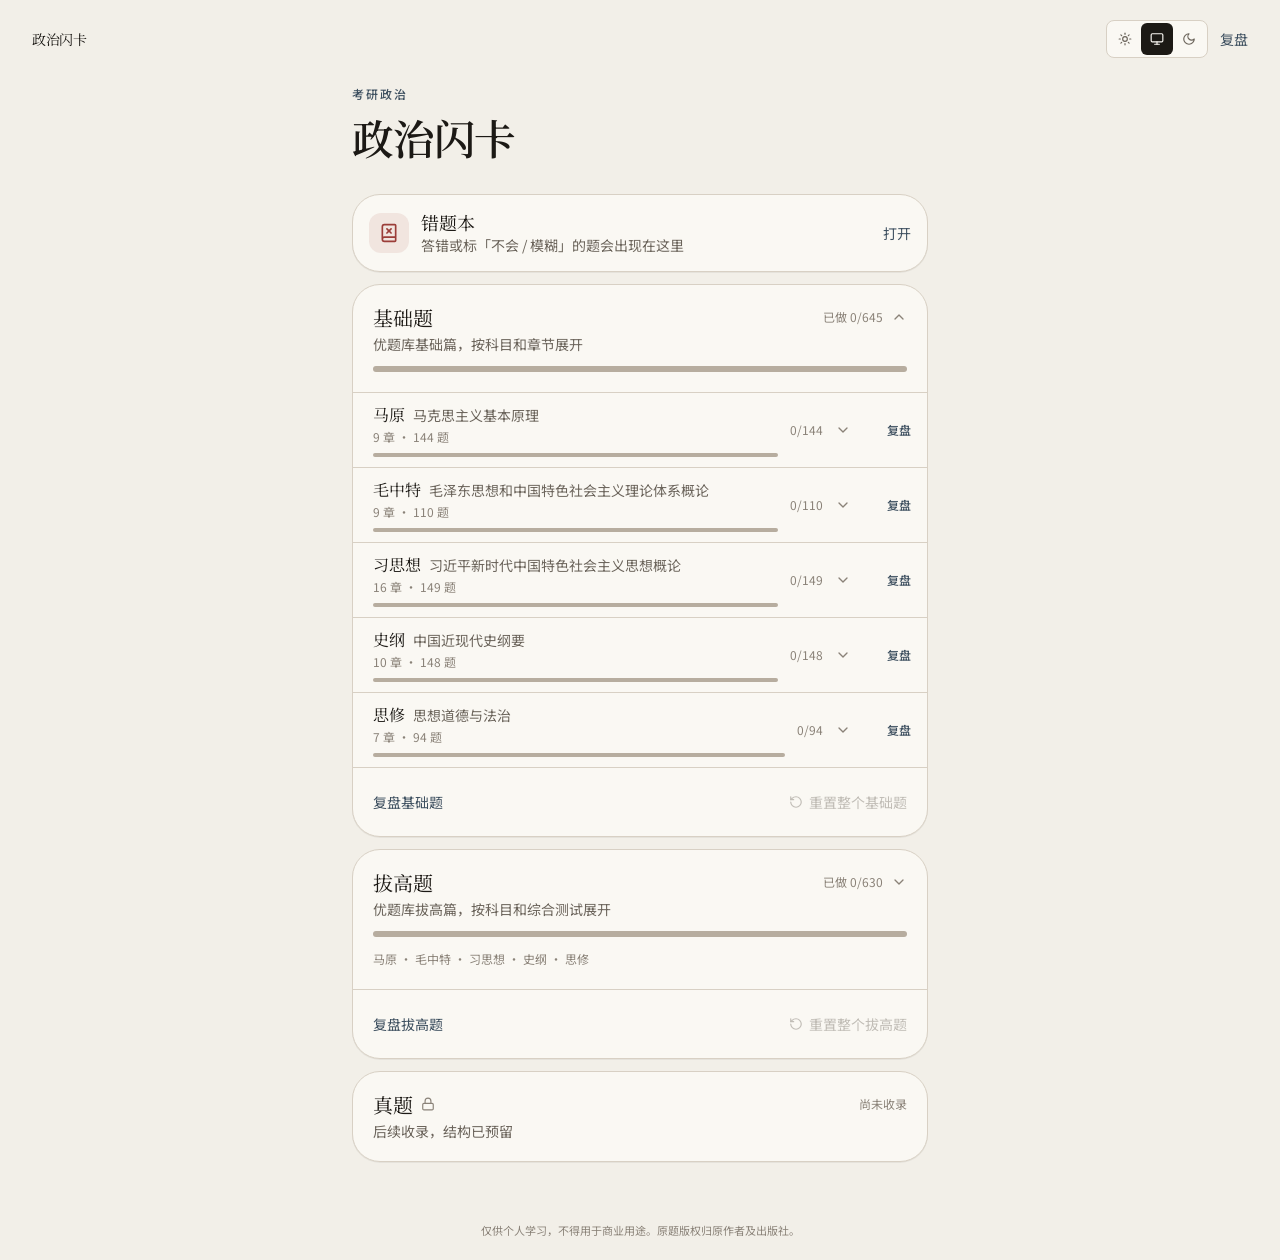
<file: index.html>
<!doctype html>
<html lang="zh-CN" class="antialiased">
  <head>
    <meta charset="UTF-8" />
    <meta name="viewport" content="width=device-width, initial-scale=1" />
    <meta
      name="description"
      content="考研政治刷题闪卡 · 基础题 / 拔高题 / 真题 · 仅供个人学习"
    />
    <meta name="theme-color" content="#f2efe8" />
    <meta name="robots" content="noindex,nofollow" />
    <title>政治闪卡</title>
    <link rel="icon" type="image/svg+xml" href="./favicon.svg" />
    <link rel="apple-touch-icon" href="./og.jpg" />
    <link rel="preconnect" href="https://fonts.googleapis.com" />
    <link rel="preconnect" href="https://fonts.gstatic.com" crossorigin />
    <link
      rel="stylesheet"
      href="https://fonts.googleapis.com/css2?family=Noto+Sans+SC:wght@400;500;600&family=Noto+Serif+SC:wght@500;600;700&display=swap"
    />
    <script>
      try {
        var t = localStorage.getItem("zhengzhi-theme");
        var d =
          t === "dark" ||
          ((t === "system" || !t) &&
            matchMedia("(prefers-color-scheme: dark)").matches);
        document.documentElement.dataset.theme = d ? "dark" : "light";
        document.documentElement.style.colorScheme = d ? "dark" : "light";
      } catch (e) {}
    </script>
    <script type="module" crossorigin src="./assets/index-CXLTSemK.js"></script>
    <link rel="stylesheet" crossorigin href="./assets/index-CV3ue4Su.css">
  </head>
  <body>
    <div id="app"></div>
  </body>
</html>
</file>
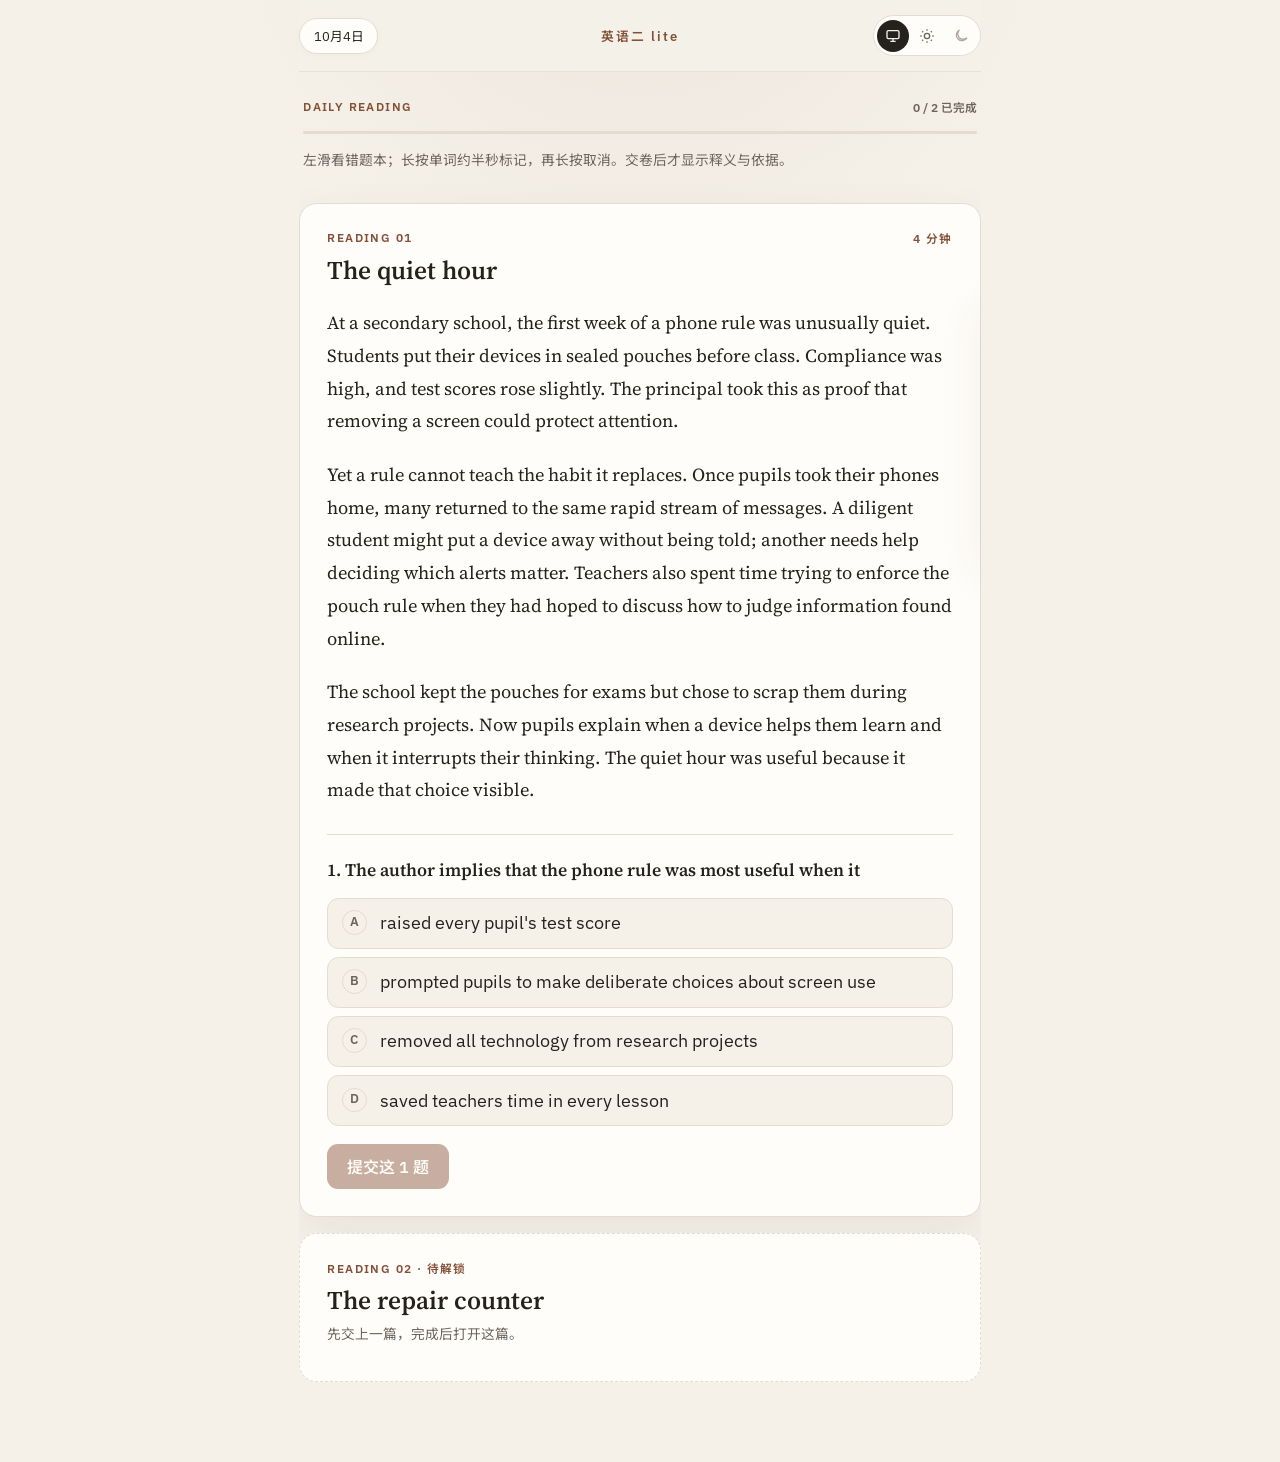
<file: kaoyan-english/index.html>
<!DOCTYPE html>
<html lang="zh-CN" data-theme="system">
<head>
  <meta charset="utf-8" />
  <meta name="viewport" content="width=device-width, initial-scale=1" />
  <title>英语二 lite</title>
  <link rel="stylesheet" href="https://fonts.googleapis.com/css2?family=IBM+Plex+Sans:wght@400;600&family=Noto+Sans+SC:wght@400;600&family=Noto+Serif+SC:wght@500;600&family=Source+Serif+4:opsz,wght@8..60,500;8..60,600&display=swap" />
  <style>
    :root, [data-theme="day"] {
      --paper:#f5f1e9; --ink:#25221e; --muted:#6c655e; --card:#fffdf9; --line:#e5dbce;
      --accent:#855038; --accent-ink:#fffaf4; --mark:#f0dcaa; --ok:#28553d; --bad:#8d3d31; --okbg:#e8f0e9; --badbg:#f8e9e4;
      --shadow:0 18px 48px rgba(83,61,40,.075);
    }
    [data-theme="night"] {
      --paper:#171613; --ink:#f2ece2; --muted:#b1a79b; --card:#24211d; --line:#403a33;
      --accent:#e7b28b; --accent-ink:#201710; --mark:#69502a; --ok:#bbd3b5; --bad:#e1aaa0; --okbg:#28362c; --badbg:#382823;
      --shadow:0 18px 48px rgba(0,0,0,.18);
    }
    @media (prefers-color-scheme: dark) {
      [data-theme="system"] {
        --paper:#171613; --ink:#f2ece2; --muted:#b1a79b; --card:#24211d; --line:#403a33;
        --accent:#e7b28b; --accent-ink:#201710; --mark:#69502a; --ok:#bbd3b5; --bad:#e1aaa0; --okbg:#28362c; --badbg:#382823;
        --shadow:0 18px 48px rgba(0,0,0,.18);
      }
    }
    * { box-sizing:border-box; }
    html { scroll-behavior:smooth; }
    body { min-height:100vh; margin:0; color:var(--ink); background:radial-gradient(circle at 50% -8rem, color-mix(in srgb, var(--accent) 8%, transparent), transparent 28rem), var(--paper); font-family:"IBM Plex Sans","Noto Sans SC",sans-serif; }
    button { font:inherit; color:inherit; cursor:pointer; }
    button:focus-visible, label:focus-within, .w:focus-visible { outline:2px solid var(--accent); outline-offset:3px; }
    .wrap { max-width:45rem; margin:0 auto; padding:0 1.2rem 5rem; touch-action:pan-y; }
    header { position:sticky; top:0; z-index:5; display:grid; grid-template-columns:1fr auto 1fr; align-items:center; gap:.55rem; min-height:4.5rem; background:color-mix(in srgb, var(--paper) 92%, transparent); backdrop-filter:blur(14px); border-bottom:1px solid color-mix(in srgb, var(--line) 70%, transparent); }
    .date-wrap { position:relative; justify-self:start; }
    .brand { margin:0; color:var(--accent); letter-spacing:.16em; font-size:.8rem; font-weight:600; white-space:nowrap; }
    .datebtn { min-height:2.25rem; padding:0 .85rem; border:1px solid var(--line); border-radius:999px; background:var(--card); color:var(--ink); font-size:.8rem; box-shadow:0 2px 8px rgba(0,0,0,.025); }
    .datebtn:hover { border-color:var(--accent); }
    .themes { display:flex; justify-self:end; gap:.12rem; padding:.2rem; border:1px solid var(--line); border-radius:999px; background:var(--card); }
    .themes button { display:grid; place-items:center; width:2rem; height:2rem; padding:0; border:0; border-radius:50%; background:transparent; color:var(--muted); }
    .themes button[aria-pressed="true"] { background:var(--ink); color:var(--paper); }
    .themes button:not([aria-pressed="true"]):hover { color:var(--accent); background:var(--paper); }
    .overview { padding:1.65rem .25rem .55rem; }
    .overline, .meta { display:flex; align-items:center; justify-content:space-between; gap:.75rem; color:var(--accent); font-size:.73rem; font-weight:600; letter-spacing:.12em; text-transform:uppercase; }
    .overline .count { color:var(--muted); letter-spacing:0; text-transform:none; }
    .progress { height:3px; margin:1rem 0 .9rem; border-radius:999px; background:var(--line); overflow:hidden; }
    .progress span { display:block; height:100%; width:var(--progress); border-radius:999px; background:var(--accent); transition:width .3s ease; }
    .hint { margin:.45rem 0; color:var(--muted); font-size:.86rem; line-height:1.65; }
    article { margin-top:1rem; padding:1.55rem 1.7rem 1.7rem; border:1px solid var(--line); border-radius:1.1rem; background:var(--card); box-shadow:var(--shadow); }
    article.locked { box-shadow:none; border-style:dashed; }
    .kicker { margin:0; color:var(--accent); letter-spacing:.12em; font-size:.73rem; font-weight:600; text-transform:uppercase; }
    h2, .passage, .q, .sense { font-family:"Source Serif 4","Noto Serif SC",Palatino,serif; }
    h2 { margin:.55rem 0 0; font-size:1.6rem; line-height:1.22; font-weight:600; }
    .passage { margin:1.3rem 0 0; font-size:1.15rem; line-height:1.78; }
    .quiz { margin-top:1.7rem; padding-top:1.35rem; border-top:1px solid var(--line); }
    .q { margin:0 0 .85rem; font-size:1.1rem; line-height:1.55; font-weight:600; }
    .sense { margin:.55rem 0; font-size:1.12rem; line-height:1.6; }
    .viewport { overflow:hidden; }
    .track { display:flex; width:200%; transition:transform .32s cubic-bezier(.22,.61,.36,1); }
    .pane { width:50%; min-width:0; }
    .w { border-radius:.13em; -webkit-touch-callout:none; }
    .w.hit { background:var(--mark); box-shadow:0 0 0 .08em var(--mark); }
    .w.pressing { background:color-mix(in srgb, var(--mark) 70%, transparent); }
    .w[data-done="1"] { cursor:pointer; }
    .opt { display:flex; align-items:flex-start; gap:.8rem; width:100%; min-height:3.15rem; margin:.5rem 0 0; padding:.72rem .85rem; border:1px solid var(--line); border-radius:.72rem; background:var(--paper); text-align:left; font-size:1.1rem; line-height:1.48; transition:background .15s,border-color .15s,transform .15s; }
    .opt:not(:disabled):hover { border-color:var(--accent); transform:translateY(-1px); }
    .opt .letter { flex:none; display:grid; place-items:center; width:1.55rem; height:1.55rem; border:1px solid var(--line); border-radius:50%; color:var(--muted); font-size:.8rem; font-weight:600; }
    .opt.good { border-color:var(--ok); background:var(--okbg); color:var(--ok); }
    .opt.bad { border-color:var(--bad); background:var(--badbg); color:var(--bad); }
    .opt.on { border-color:var(--accent); background:color-mix(in srgb, var(--accent) 9%, var(--card)); }
    .opt.good .letter, .opt.bad .letter, .opt.on .letter { border-color:currentColor; color:inherit; }
    .why { margin:.7rem 0 1.1rem; padding:.65rem .8rem; border-left:2px solid var(--ok); background:var(--okbg); color:var(--ok); font-size:.86rem; line-height:1.6; }
    .go { min-height:2.85rem; margin-top:1.1rem; padding:.55rem 1.25rem; border:0; border-radius:.68rem; background:var(--accent); color:var(--accent-ink); font-weight:600; }
    .go:disabled { opacity:.45; cursor:not-allowed; }
    .gloss { margin:1rem 0 0; padding:.7rem .85rem; border-radius:.6rem; background:color-mix(in srgb, var(--accent) 9%, var(--card)); color:var(--accent); font-size:.86rem; line-height:1.6; }
    .cal { position:absolute; top:calc(100% + .6rem); left:0; z-index:6; width:min(18.5rem,calc(100vw - 2rem)); padding:.85rem; border:1px solid var(--line); border-radius:1rem; background:var(--card); box-shadow:var(--shadow); }
    .grid { display:grid; grid-template-columns:repeat(7,1fr); gap:.18rem; text-align:center; }
    .cal button.day { height:2.2rem; border:0; border-radius:.55rem; background:transparent; font-size:.78rem; }
    .cal button.day:hover { outline:1px solid var(--accent); }
    .cal button.day.sel { background:var(--ink); color:var(--paper); }
    .cal button.day.has { background:color-mix(in srgb, var(--accent) 24%, transparent); }
    .cal button.day.sel.has { background:var(--ink); }
    .row { display:flex; gap:.5rem; }
    .row button, .row label { flex:1; display:flex; align-items:center; justify-content:center; min-height:2.7rem; border:1px solid var(--line); border-radius:.7rem; background:var(--card); }
    .row button:hover, .row label:hover { border-color:var(--accent); }
    .book-actions { margin:1.2rem 0 1.4rem; }
    .book-card h2 { margin-bottom:1rem; }
    .book-card .sense + .sense { padding-top:.55rem; border-top:1px solid var(--line); }
    .book-card.locked-sense { border-style:dashed; box-shadow:none; }
    .ext { color:var(--accent); }
    .small { color:var(--muted); font-size:.76rem; }
    .toast { position:fixed; z-index:10; bottom:1.5rem; left:50%; max-width:calc(100vw - 2rem); padding:.6rem 1rem; border-radius:999px; background:var(--ink); color:var(--paper); box-shadow:var(--shadow); font-size:.86rem; text-align:center; transform:translateX(-50%); }
    .sr { position:absolute; width:1px; height:1px; overflow:hidden; clip:rect(0 0 0 0); }
    @media (max-width:540px) {
      .wrap { padding:0 .85rem 3rem; }
      header { min-height:4rem; }
      .brand { font-size:.7rem; letter-spacing:.1em; }
      .datebtn { padding:0 .65rem; font-size:.75rem; }
      .themes { gap:0; padding:.12rem; }
      .themes button { width:1.75rem; height:1.75rem; }
      .overview { padding:1.25rem .2rem .3rem; }
      article { padding:1.15rem 1.1rem 1.3rem; border-radius:.9rem; }
      h2 { font-size:1.45rem; }
      .passage { font-size:1.08rem; line-height:1.72; }
      .q, .opt { font-size:1.03rem; }
      .go { width:100%; }
    }
    @media (prefers-reduced-motion:reduce) {
      html { scroll-behavior:auto; }
      .track, .progress span, .opt { transition:none; }
    }
  </style>
</head>
<body>
  <div class="wrap" id="app"></div>
  <script>
    const STORE = "kaoyan-en-board-v3";
    const THEME_KEY = "kaoyan-theme";
    const WASHED = new Set("a an the of to in on for and or as at by from with that this these those it its is are was were be been being have has had do does did not no than then so if when where who which what can will would could should may might their they them he she we you his her our into over after before about there here also just very such most much many out up down your my me him whom whose because while during without within per via onto off each both few more other some any all nor yet still only own same others another every against through above below under again further once why how too don now".split(" "));
    const IRREG = { estimates:"estimate", leaves:"leave", cuts:"cut", suspends:"suspend", flats:"flat", wages:"wage", checks:"check", matters:"matter", pouches:"pouch" };
    let packs = [], senses = {}, freq = { papers: 15, df: {} };
    let state = load();
    let theme = ["system","day","night"].includes(localStorage.getItem(THEME_KEY)) ? localStorage.getItem(THEME_KEY) : "system";
    let tab = "read";
    let date = "";
    let gloss = null;
    let toast = "";
    let cal = false;
    let cursor = "";
    let toastTimer = null;
    const viewScroll = { read:0, wrong:0 };
    document.documentElement.dataset.theme = theme;

    function emptyState() { return { wrong:{}, pick:{}, submitted:{} }; }
    function isRecord(value) { return value !== null && typeof value === "object" && !Array.isArray(value); }
    function validState(value) {
      return isRecord(value) && ["wrong","pick","submitted"].every(key => isRecord(value[key]))
        && Object.values(value.wrong).every(item => isRecord(item) && typeof item.word === "string")
        && Object.values(value.pick).every(pick => Number.isInteger(pick) && pick >= 0 && pick <= 3)
        && Object.values(value.submitted).every(stamp => typeof stamp === "string");
    }
    function load() {
      try {
        const value = JSON.parse(localStorage.getItem(STORE));
        return validState(value) ? value : emptyState();
      } catch { return emptyState(); }
    }
    function save() { localStorage.setItem(STORE, JSON.stringify(state)); }
    function todaySH() {
      return new Intl.DateTimeFormat("en-CA", { timeZone:"Asia/Shanghai", year:"numeric", month:"2-digit", day:"2-digit" }).format(new Date());
    }
    function label(iso) { const [,m,d] = iso.split("-"); return Number(m) + "月" + Number(d) + "日"; }
    function stem(w) {
      if (w.endsWith("'s")) return w.slice(0,-2);
      if (IRREG[w]) return IRREG[w];
      if (w.endsWith("ies") && w.length > 4) return w.slice(0,-3) + "y";
      if (w.endsWith("ing") && w.length > 5) return w.slice(0,-3);
      if (w.endsWith("ed") && w.length > 4) return w.slice(0,-2);
      if (w.endsWith("s") && !w.endsWith("ss") && w.length > 3) return w.slice(0,-1);
      return w;
    }
    function senseOf(w) {
      return senses[w] || senses[stem(w)] || { common: "这条常见义还没写入词库。" };
    }
    function rateLine(w) {
      const key = w.toLowerCase();
      if (WASHED.has(key) || WASHED.has(stem(key))) return null;
      const form = freq.df[key] != null ? key : stem(key);
      const hit = freq.df[form] || 0;
      return freq.papers ? Math.round(hit / freq.papers * 100) : 0;
    }
    function say(t) {
      clearTimeout(toastTimer);
      toast = t;
      render();
      toastTimer = setTimeout(() => { toast = ""; render(); }, 1600);
    }
    function toggleWord(word, sentence, title, source) {
      if (state.wrong[word]) { delete state.wrong[word]; say(word + " 已取消"); }
      else { state.wrong[word] = { word, count:1, sentence, title, source, last:new Date().toISOString() }; say(word + " 已收入错题本"); }
      save();
    }
    function senseUnlocked(item) {
      if (!item) return true;
      if (item.source) return !!state.submitted[item.source];
      const matches = packs.flatMap(pack => pack.passages
        .filter(p => p.title === item.title)
        .map(p => pack.date + ":" + p.id));
      return !matches.length || matches.every(source => !!state.submitted[source]);
    }

    const ICONS = {
      system: '<svg width="16" height="16" viewBox="0 0 24 24" fill="none" stroke="currentColor" stroke-width="2" aria-hidden="true"><rect x="3" y="4" width="18" height="12" rx="2"/><path d="M8 20h8M12 16v4"/></svg>',
      day: '<svg width="16" height="16" viewBox="0 0 24 24" fill="none" stroke="currentColor" stroke-width="2" aria-hidden="true"><circle cx="12" cy="12" r="4"/><path d="M12 2v2M12 20v2M4.9 4.9l1.4 1.4M17.7 17.7l1.4 1.4M2 12h2M20 12h2M4.9 19.1l1.4-1.4M17.7 6.3l1.4-1.4"/></svg>',
      night: '<svg width="16" height="16" viewBox="0 0 24 24" fill="none" stroke="currentColor" stroke-width="2" aria-hidden="true"><path d="M21 14.5A8.5 8.5 0 1 1 9.5 3 7 7 0 0 0 21 14.5z"/></svg>'
    };
    function render() {
      const pack = packs.find(p => p.date === date);
      const app = document.getElementById("app");
      app.innerHTML = header() + `<div class="viewport"><div class="track" id="track" style="transform:${tab === "wrong" ? "translateX(-50%)" : "translateX(0)"}"><main class="pane" id="read-pane" ${tab === "wrong" ? "inert aria-hidden=\"true\"" : ""}>${readView(pack)}</main><section class="pane" id="wrong-pane" aria-label="错题本" ${tab === "read" ? "inert aria-hidden=\"true\"" : ""}>${wrongView()}</section></div></div>` + (toast ? `<div class="toast" role="status">${esc(toast)}</div>` : "");
      bind();
    }
    function header() {
      return `<header>
        <div class="date-wrap"><button class="datebtn" id="open-cal" type="button" aria-expanded="${cal}" aria-label="选择日期，当前${label(date)}">${label(date)}</button>${cal ? calendar() : ""}</div>
        <p class="brand">英语二 lite</p>
        <div class="themes" role="group" aria-label="外观">${["system","day","night"].map(id => {
          const name = {system:"系统", day:"白天", night:"黑夜"}[id];
          return `<button type="button" data-theme="${id}" aria-pressed="${theme===id}" aria-label="${name}">${ICONS[id]}</button>`;
        }).join("")}</div>
      </header>`;
    }
    function readView(pack) {
      if (!pack) return `<section class="overview"><p class="overline">DAILY READING</p><h2>${label(date)}还没有文章</h2><p class="hint">可以选其他日期；有文章的日期会在日历里显示色块。</p></section>`;
      const completed = pack.passages.filter(p => state.submitted[date + ":" + p.id]).length;
      let html = `<section class="overview"><div class="overline"><span>DAILY READING</span><span class="count">${completed} / ${pack.passages.length} 已完成</span></div><div class="progress" style="--progress:${completed / pack.passages.length * 100}%"><span></span></div><p class="hint">左滑看错题本；长按单词约半秒标记，再长按取消。交卷后才显示释义与依据。</p></section>`;
      pack.passages.forEach((p, index) => {
        const prev = pack.passages[index - 1];
        const locked = index > 0 && !state.submitted[date + ":" + prev.id];
        const done = !!state.submitted[date + ":" + p.id];
        const source = date + ":" + p.id;
        const number = String(index + 1).padStart(2,"0");
        if (locked) {
          html += `<article class="locked"><p class="kicker">READING ${number} · 待解锁</p><h2>${esc(p.title)}</h2><p class="hint">先交上一篇，完成后打开这篇。</p></article>`;
          return;
        }
        html += `<article class="reading-card"><div class="meta"><span>READING ${number}</span><span>${p.minutes} 分钟${done ? " · 已交卷" : ""}</span></div><h2>${esc(p.title)}</h2>`;
        p.paragraphs.forEach(para => { html += `<p class="passage">${words(para, p.title, done, source)}</p>`; });
        if (done && gloss && gloss.source === source) html += `<p class="gloss">${esc(gloss.text)}</p>`;
        const answered = p.quiz.every((_, i) => state.pick[date + ":" + p.id + "-" + i] != null);
        html += `<div class="quiz">`;
        p.quiz.forEach((q, i) => {
          const key = date + ":" + p.id + "-" + i;
          const picked = state.pick[key];
          const questionId = `q-${date}-${p.id}-${i}`;
          html += `<p class="q" id="${questionId}">${i+1}. ${esc(q.q)}</p><div role="radiogroup" aria-labelledby="${questionId}">`;
          q.options.forEach((op, j) => {
            const cls = ["opt", done && j === q.a ? "good" : "", done && picked === j && j !== q.a ? "bad" : "", !done && picked === j ? "on" : ""].filter(Boolean).join(" ");
            html += `<button class="${cls}" type="button" role="radio" data-pick="${key}" data-j="${j}" aria-checked="${picked === j}" ${done ? "disabled" : ""}><span class="letter">${"ABCD"[j]}</span><span>${esc(op)}</span></button>`;
          });
          html += `</div>`;
          if (done) html += `<p class="why">${esc(q.why)}</p>`;
        });
        if (!done) html += `<button class="go" data-submit="${date}:${p.id}" ${answered ? "" : "disabled"}>提交这 ${p.quiz.length} 题</button>`;
        html += `</div></article>`;
      });
      return html;
    }
    function words(text, title, done, source) {
      return esc(text).replace(/\b([A-Za-z][A-Za-z'-]+)\b/g, (m) => {
        const w = m.toLowerCase();
        const hit = state.wrong[w] ? " hit" : "";
        return `<span class="w${hit}" data-w="${w}" data-title="${esc(title)}" data-source="${source}" data-done="${done ? 1 : 0}">${m}</span>`;
      });
    }
    function wrongView() {
      const items = Object.values(state.wrong).sort((a,b) => (b.last || "").localeCompare(a.last || ""));
      let html = `<section class="overview"><div class="overline"><span>WORD BOOK</span><span class="count">${items.length} 个词</span></div><p class="hint">右滑回文章。交卷前标记的词会在交卷后显示释义。</p></section><div class="row book-actions">
        <button type="button" id="exp">导出</button>
        <label>导入<input id="imp" class="sr" type="file" accept="application/json" /></label>
        <button type="button" id="clr">清空</button></div>`;
      if (!items.length) {
        html += `<p class="hint">还没有标记。长按文章里的词，就能把它收入这里。</p>`;
        html += card("compose", null, true);
      }
      items.forEach(item => { html += card(item.word, item, false); });
      return html;
    }
    function card(word, item, example) {
      const unlocked = senseUnlocked(item);
      const s = senseOf(word);
      const pct = rateLine(word);
      return `<article class="book-card${unlocked ? "" : " locked-sense"}">${example ? `<p class="small">词条示例，不是你的错词</p>` : ""}
        <h2>${esc(word)}</h2>
        ${unlocked ? `
        <p class="sense">意思 ${esc(s.common)}</p>
        ${s.extended ? `<p class="sense ext">熟词生义 ${esc(s.extended)}</p>` : ""}
        <p class="sense">出现概率 ${pct == null ? "—" : pct + "%"}</p>` : `<p class="hint">这篇交卷后显示意思与出现概率。</p>`}</article>`;
    }
    function calendar() {
      const [y, m] = cursor.split("-").map(Number);
      const pad = (new Date(y, m - 1, 1).getDay() + 6) % 7;
      const n = new Date(y, m, 0).getDate();
      const has = new Set(packs.map(p => p.date));
      const today = todaySH();
      let cells = "";
      for (let i = 0; i < pad; i++) cells += `<span></span>`;
      for (let d = 1; d <= n; d++) {
        const iso = y + "-" + String(m).padStart(2,"0") + "-" + String(d).padStart(2,"0");
        const cls = ["day", iso === date ? "sel" : "", has.has(iso) ? "has" : ""].filter(Boolean).join(" ");
        cells += `<button type="button" class="${cls}" data-day="${iso}" ${iso===today && iso!==date ? `style="color:var(--accent)"` : ""}>${d}</button>`;
      }
      return `<div class="cal" id="calbox"><div class="row">
        <button type="button" id="prev">上月</button><strong>${y}年${m}月</strong><button type="button" id="next">下月</button>
        </div><div class="grid" style="color:var(--muted);font-size:.75rem;margin-top:.5rem">${"一二三四五六日".split("").map(x=>`<span>${x}</span>`).join("")}</div>
        <div class="grid">${cells}</div></div>`;
    }
    function esc(s) {
      return String(s).replace(/&/g, "\u0026amp;").replace(/</g, "\u0026lt;").replace(/>/g, "\u0026gt;").replace(/"/g, "\u0026quot;");
    }

    let hold = null, origin = null, swipe = null, lastHoldAt = 0;
    function cancelHold() {
      if (hold) clearTimeout(hold);
      if (origin?.element) origin.element.classList.remove("pressing");
      hold = null;
      origin = null;
    }
    function setTab(next) {
      if (tab === next) return;
      viewScroll[tab] = window.scrollY;
      tab = next;
      cal = false;
      gloss = null;
      const track = document.getElementById("track");
      const read = document.getElementById("read-pane");
      const wrong = document.getElementById("wrong-pane");
      if (!track || !read || !wrong) { render(); return; }
      track.style.transform = tab === "wrong" ? "translateX(-50%)" : "translateX(0)";
      read.inert = tab === "wrong";
      wrong.inert = tab === "read";
      read.setAttribute("aria-hidden", String(tab === "wrong"));
      wrong.setAttribute("aria-hidden", String(tab === "read"));
      window.scrollTo({ top:viewScroll[tab], behavior:"instant" });
    }
    function bind() {
      document.querySelectorAll("button[data-theme]").forEach(btn => btn.onclick = () => {
        theme = btn.dataset.theme; localStorage.setItem(THEME_KEY, theme);
        document.documentElement.dataset.theme = theme; render();
      });
      const open = document.getElementById("open-cal");
      if (open) open.onclick = () => { cursor = date.slice(0,7); cal = !cal; render(); };
      const prev = document.getElementById("prev");
      const next = document.getElementById("next");
      if (prev) prev.onclick = () => { const [y,m] = cursor.split("-").map(Number); const d = new Date(y, m-2, 1); cursor = d.getFullYear()+"-"+String(d.getMonth()+1).padStart(2,"0"); render(); };
      if (next) next.onclick = () => { const [y,m] = cursor.split("-").map(Number); const d = new Date(y, m, 1); cursor = d.getFullYear()+"-"+String(d.getMonth()+1).padStart(2,"0"); render(); };
      document.querySelectorAll("[data-day]").forEach(btn => btn.onclick = () => { date = btn.dataset.day; cal = false; tab = "read"; gloss = null; viewScroll.read = 0; render(); window.scrollTo({ top:0, behavior:"instant" }); });
      document.querySelectorAll("[data-pick]").forEach(btn => btn.onclick = () => { state.pick[btn.dataset.pick] = Number(btn.dataset.j); save(); render(); });
      document.querySelectorAll("[data-submit]").forEach(btn => btn.onclick = () => { state.submitted[btn.dataset.submit] = new Date().toISOString(); save(); render(); });
      document.querySelectorAll("[data-w]").forEach(el => {
        const mark = () => toggleWord(el.dataset.w, el.closest("p").textContent.replace(/\s+/g," ").trim(), el.dataset.title, el.dataset.source);
        el.oncontextmenu = e => {
          e.preventDefault();
          if (Date.now() - lastHoldAt < 900) return;
          cancelHold();
          lastHoldAt = Date.now();
          mark();
        };
        el.onpointerdown = e => {
          if (e.pointerType === "mouse" && e.button !== 0) return;
          cancelHold();
          origin = { x:e.clientX, y:e.clientY, element:el };
          el.classList.add("pressing");
          hold = setTimeout(() => {
            el.classList.remove("pressing");
            hold = null;
            origin = null;
            lastHoldAt = Date.now();
            mark();
          }, 480);
        };
        el.onpointermove = e => {
          if (origin?.element === el && (Math.abs(e.clientX-origin.x)>6 || Math.abs(e.clientY-origin.y)>6)) cancelHold();
        };
        el.onpointerup = cancelHold;
        el.onpointercancel = cancelHold;
        el.onclick = () => {
          if (el.dataset.done !== "1") return;
          const s = senseOf(el.dataset.w);
          gloss = { source:el.dataset.source, text:el.dataset.w + " · " + s.common + (s.extended ? "；熟词生义：" + s.extended : "") };
          render();
        };
      });
      const exp = document.getElementById("exp");
      if (exp) exp.onclick = () => {
        const a = document.createElement("a");
        const backup = { version:1, theme, ...state };
        a.href = URL.createObjectURL(new Blob([JSON.stringify(backup,null,2)],{type:"application/json"}));
        a.download = "wrongbook.json";
        a.click();
        setTimeout(() => URL.revokeObjectURL(a.href), 1000);
      };
      const imp = document.getElementById("imp");
      if (imp) imp.onchange = () => {
        const file = imp.files[0];
        if (!file) return;
        const reader = new FileReader();
        reader.onload = () => {
          try {
            const backup = JSON.parse(reader.result);
            if (!validState(backup)) throw new Error("invalid backup");
            state = { wrong:backup.wrong, pick:backup.pick, submitted:backup.submitted };
            if (["system","day","night"].includes(backup.theme)) {
              theme = backup.theme;
              localStorage.setItem(THEME_KEY, theme);
              document.documentElement.dataset.theme = theme;
            }
            save();
            say("已导入");
          } catch { say("文件不是有效的错题本，原有记录未改变"); }
        };
        reader.onerror = () => say("文件读取失败，原有记录未改变");
        reader.readAsText(file);
      };
      const clr = document.getElementById("clr");
      if (clr) clr.onclick = () => { if (confirm("清空这台设备上的错题和做题记录？")) { state = emptyState(); save(); render(); } };
    }
    document.getElementById("app").addEventListener("pointerdown", e => {
      if (e.target.closest("header,.cal,#exp,#clr,#imp,label,a,input")) return;
      swipe = { x:e.clientX, y:e.clientY };
    });
    document.getElementById("app").addEventListener("pointerup", e => {
      if (!swipe) return;
      const dx = e.clientX - swipe.x, dy = e.clientY - swipe.y;
      swipe = null;
      if (Math.abs(dx) < 64 || Math.abs(dx) < Math.abs(dy) * 1.4) return;
      if (tab === "read" && dx < 0) setTab("wrong");
      if (tab === "wrong" && dx > 0) setTab("read");
    });
    document.getElementById("app").addEventListener("pointercancel", () => { swipe = null; cancelHold(); });
    document.addEventListener("keydown", e => {
      if (e.key === "Escape" && cal) { cal = false; render(); }
    });

    Promise.all(["data/packs.json","data/senses.json","data/freq.json"].map(async path => {
      const response = await fetch(path);
      if (!response.ok) throw new Error(path);
      return response.json();
    })).then(([p,s,f]) => {
      if (!Array.isArray(p) || !p.length || !isRecord(s) || !isRecord(f) || !isRecord(f.df) || !Number.isInteger(f.papers)) throw new Error("invalid data");
      packs = p; senses = s; freq = f;
      date = packs.map(pack => pack.date).sort().at(-1);
      cursor = date.slice(0,7);
      render();
    }).catch(() => {
      document.getElementById("app").innerHTML = '<section class="overview"><h2>阅读数据没有加载出来</h2><p class="hint">请检查网络连接后重试。</p><button class="go" type="button" id="retry">重新加载</button></section>';
      document.getElementById("retry").onclick = () => location.reload();
    });
  </script>
</body>
</html>
</file>
<file: assets/index-CV3ue4Su.css>
/*! tailwindcss v4.3.3 | MIT License | https://tailwindcss.com */
@layer properties{@supports (((-webkit-hyphens:none)) and (not (margin-trim:inline))) or ((-moz-orient:inline) and (not (color:rgb(from red r g b)))){*,:before,:after,::backdrop{--tw-border-style:solid;--tw-leading:initial;--tw-font-weight:initial;--tw-tracking:initial;--tw-ordinal:initial;--tw-slashed-zero:initial;--tw-numeric-figure:initial;--tw-numeric-spacing:initial;--tw-numeric-fraction:initial;--tw-shadow:0 0 #0000;--tw-shadow-color:initial;--tw-shadow-alpha:100%;--tw-inset-shadow:0 0 #0000;--tw-inset-shadow-color:initial;--tw-inset-shadow-alpha:100%;--tw-ring-color:initial;--tw-ring-shadow:0 0 #0000;--tw-inset-ring-color:initial;--tw-inset-ring-shadow:0 0 #0000;--tw-ring-inset:initial;--tw-ring-offset-width:0px;--tw-ring-offset-color:#fff;--tw-ring-offset-shadow:0 0 #0000;--tw-outline-style:solid;--tw-blur:initial;--tw-brightness:initial;--tw-contrast:initial;--tw-grayscale:initial;--tw-hue-rotate:initial;--tw-invert:initial;--tw-opacity:initial;--tw-saturate:initial;--tw-sepia:initial;--tw-drop-shadow:initial;--tw-drop-shadow-color:initial;--tw-drop-shadow-alpha:100%;--tw-drop-shadow-size:initial;--tw-duration:initial;--tw-ease:initial;--tw-scale-x:1;--tw-scale-y:1;--tw-scale-z:1}}}@layer theme{:root,:host{--font-sans:"Noto Sans SC", "Segoe UI", system-ui, sans-serif;--font-serif:"Noto Serif SC", "Songti SC", "Noto Serif", serif;--font-mono:ui-monospace, SFMono-Regular, Menlo, Monaco, Consolas, "Liberation Mono", "Courier New", monospace;--color-red-500:oklch(63.7% .237 25.331);--color-zinc-50:oklch(98.5% 0 none);--color-zinc-400:oklch(70.5% .015 286.067);--color-zinc-500:oklch(55.2% .016 285.938);--color-zinc-900:oklch(21% .006 285.885);--color-zinc-950:oklch(14.1% .005 285.823);--color-black:#000;--color-white:#fff;--spacing:.25rem;--container-sm:24rem;--container-md:28rem;--text-xs:.75rem;--text-xs--line-height:calc(1 / .75);--text-sm:.875rem;--text-sm--line-height:calc(1.25 / .875);--text-base:1rem;--text-base--line-height:calc(1.5 / 1);--text-lg:1.125rem;--text-lg--line-height:calc(1.75 / 1.125);--text-xl:1.25rem;--text-xl--line-height:calc(1.75 / 1.25);--text-2xl:1.5rem;--text-2xl--line-height:calc(2 / 1.5);--font-weight-medium:500;--font-weight-semibold:600;--tracking-tight:-.025em;--tracking-wide:.025em;--leading-tight:1.25;--leading-snug:1.375;--leading-relaxed:1.625;--radius-xs:4px;--radius-sm:8px;--radius-md:12px;--radius-lg:16px;--radius-xl:28px;--default-transition-duration:.15s;--default-transition-timing-function:cubic-bezier(.4, 0, .2, 1);--default-font-family:var(--font-sans);--default-mono-font-family:var(--font-mono);--color-bg:#f2efe8;--color-surface:#faf8f3;--color-surface-2:#eee8dc;--color-track:#b7ad9f;--color-track-multi:#7d7569;--color-fg:#1c1915;--color-muted:#6b645b;--color-subtle:#8a8278;--color-border:#d8d0c4;--color-primary:#1c1915;--color-primary-fg:#faf8f3;--color-accent:#3d4f5f;--color-ok:#2f6a4a;--color-warn:#7a5830;--color-bad:#9b3d38;--motion-quick:.15s;--motion-fast:.25s;--ease-smooth-out:cubic-bezier(.22, 1, .36, 1)}}@layer base{*,:after,:before,::backdrop{box-sizing:border-box;border:0 solid;margin:0;padding:0}::file-selector-button{box-sizing:border-box;border:0 solid;margin:0;padding:0}html,:host{-webkit-text-size-adjust:100%;tab-size:4;line-height:1.5;font-family:var(--default-font-family,-apple-system, BlinkMacSystemFont, "Segoe UI", Roboto, "Helvetica Neue", "Noto Sans", Arial, sans-serif, "Apple Color Emoji", "Segoe UI Emoji", "Segoe UI Symbol", "Noto Color Emoji");font-feature-settings:var(--default-font-feature-settings,normal);font-variation-settings:var(--default-font-variation-settings,normal);-webkit-tap-highlight-color:transparent}hr{height:0;color:inherit;border-top-width:1px}abbr:where([title]){-webkit-text-decoration:underline dotted;text-decoration:underline dotted}h1,h2,h3,h4,h5,h6{font-size:inherit;font-weight:inherit}a{color:inherit;-webkit-text-decoration:inherit;-webkit-text-decoration:inherit;-webkit-text-decoration:inherit;-webkit-text-decoration:inherit;text-decoration:inherit}b,strong{font-weight:bolder}code,kbd,samp,pre{font-family:var(--default-mono-font-family,ui-monospace, SFMono-Regular, Menlo, Monaco, Consolas, "Liberation Mono", "Courier New", monospace);font-feature-settings:var(--default-mono-font-feature-settings,normal);font-variation-settings:var(--default-mono-font-variation-settings,normal);font-size:1em}small{font-size:80%}sub,sup{vertical-align:baseline;font-size:75%;line-height:0;position:relative}sub{bottom:-.25em}sup{top:-.5em}table{text-indent:0;border-color:inherit;border-collapse:collapse}:-moz-focusring:where(:not(iframe)){outline:auto}progress{vertical-align:baseline}summary{display:list-item}ol,ul,menu{list-style:none}img,svg,video,canvas,audio,iframe,embed,object{vertical-align:middle;display:block}img,video{max-width:100%;height:auto}button,input,select,optgroup,textarea{font:inherit;font-feature-settings:inherit;font-variation-settings:inherit;letter-spacing:inherit;color:inherit;opacity:1;background-color:#0000;border-radius:0}::file-selector-button{font:inherit;font-feature-settings:inherit;font-variation-settings:inherit;letter-spacing:inherit;color:inherit;opacity:1;background-color:#0000;border-radius:0}:where(select:is([multiple],[size])) optgroup{font-weight:bolder}:where(select:is([multiple],[size])) optgroup option{padding-inline-start:20px}::file-selector-button{margin-inline-end:4px}::placeholder{opacity:1}@supports (not ((-webkit-appearance:-apple-pay-button))) or (contain-intrinsic-size:1px){::placeholder{color:currentColor}@supports (color:color-mix(in lab, red, red)){::placeholder{color:color-mix(in oklab, currentcolor 50%, transparent)}}}textarea{resize:vertical}::-webkit-search-decoration{-webkit-appearance:none}::-webkit-date-and-time-value{min-height:1lh;text-align:inherit}::-webkit-datetime-edit{display:inline-flex}::-webkit-datetime-edit-fields-wrapper{padding:0}::-webkit-datetime-edit{padding-block:0}::-webkit-datetime-edit-year-field{padding-block:0}::-webkit-datetime-edit-month-field{padding-block:0}::-webkit-datetime-edit-day-field{padding-block:0}::-webkit-datetime-edit-hour-field{padding-block:0}::-webkit-datetime-edit-minute-field{padding-block:0}::-webkit-datetime-edit-second-field{padding-block:0}::-webkit-datetime-edit-millisecond-field{padding-block:0}::-webkit-datetime-edit-meridiem-field{padding-block:0}::-webkit-calendar-picker-indicator{line-height:1}:-moz-ui-invalid{box-shadow:none}button,input:where([type=button],[type=reset],[type=submit]){appearance:button}::file-selector-button{appearance:button}::-webkit-inner-spin-button{height:auto}::-webkit-outer-spin-button{height:auto}[hidden]:where(:not([hidden=until-found])){display:none!important}button:not(:disabled),[role=button]:not(:disabled){cursor:pointer}html{-webkit-font-smoothing:antialiased;-moz-osx-font-smoothing:grayscale}html,body,#app{min-height:100%}body{background-color:var(--color-bg);color:var(--color-fg);font-family:var(--font-sans);background-image:radial-gradient(#1c19150b .7px,#0000 .7px)}@supports (color:color-mix(in lab, red, red)){body{background-image:radial-gradient(color-mix(in oklab, var(--color-fg) 4.5%, transparent) .7px, transparent .7px)}}body{transition:background-color var(--motion-fast) var(--ease-smooth-out), color var(--motion-fast) var(--ease-smooth-out);background-size:8px 8px}}@layer components;@layer utilities{.visible{visibility:visible}.absolute{position:absolute}.fixed{position:fixed}.relative{position:relative}.static{position:static}.inset-0{inset:0}.inset-x-0{inset-inline:0}.bottom-0{bottom:0}.z-20{z-index:20}.z-30{z-index:30}.mx-auto{margin-inline:auto}.mt-0\.5{margin-top:calc(var(--spacing) * .5)}.mt-1{margin-top:var(--spacing)}.mt-1\.5{margin-top:calc(var(--spacing) * 1.5)}.mt-2{margin-top:calc(var(--spacing) * 2)}.mt-3{margin-top:calc(var(--spacing) * 3)}.mt-4{margin-top:calc(var(--spacing) * 4)}.mt-5{margin-top:calc(var(--spacing) * 5)}.mt-6{margin-top:calc(var(--spacing) * 6)}.mt-8{margin-top:calc(var(--spacing) * 8)}.mt-10{margin-top:calc(var(--spacing) * 10)}.mt-auto{margin-top:auto}.block{display:block}.flex{display:flex}.grid{display:grid}.hidden{display:none}.inline{display:inline}.inline-flex{display:inline-flex}.table{display:table}.size-1\.5{width:calc(var(--spacing) * 1.5);height:calc(var(--spacing) * 1.5)}.size-3\.5{width:calc(var(--spacing) * 3.5);height:calc(var(--spacing) * 3.5)}.size-4{width:calc(var(--spacing) * 4);height:calc(var(--spacing) * 4)}.size-5{width:calc(var(--spacing) * 5);height:calc(var(--spacing) * 5)}.size-6{width:calc(var(--spacing) * 6);height:calc(var(--spacing) * 6)}.size-8{width:calc(var(--spacing) * 8);height:calc(var(--spacing) * 8)}.size-10{width:calc(var(--spacing) * 10);height:calc(var(--spacing) * 10)}.h-1{height:var(--spacing)}.h-1\.5{height:calc(var(--spacing) * 1.5)}.h-2{height:calc(var(--spacing) * 2)}.h-3{height:calc(var(--spacing) * 3)}.h-5{height:calc(var(--spacing) * 5)}.h-8{height:calc(var(--spacing) * 8)}.h-11{height:calc(var(--spacing) * 11)}.h-12{height:calc(var(--spacing) * 12)}.h-full{height:100%}.max-h-64{max-height:calc(var(--spacing) * 64)}.min-h-9{min-height:calc(var(--spacing) * 9)}.min-h-10{min-height:calc(var(--spacing) * 10)}.min-h-11{min-height:calc(var(--spacing) * 11)}.min-h-12{min-height:calc(var(--spacing) * 12)}.min-h-14{min-height:calc(var(--spacing) * 14)}.min-h-dvh{min-height:100dvh}.min-h-screen{min-height:100vh}.w-3\.5{width:calc(var(--spacing) * 3.5)}.w-4{width:calc(var(--spacing) * 4)}.w-8{width:calc(var(--spacing) * 8)}.w-full{width:100%}.max-w-\[18ch\]{max-width:18ch}.max-w-\[32ch\]{max-width:32ch}.max-w-\[36ch\]{max-width:36ch}.max-w-\[40rem\]{max-width:40rem}.max-w-md{max-width:var(--container-md)}.max-w-sm{max-width:var(--container-sm)}.min-w-0{min-width:0}.min-w-5{min-width:calc(var(--spacing) * 5)}.min-w-11{min-width:calc(var(--spacing) * 11)}.min-w-28{min-width:calc(var(--spacing) * 28)}.flex-1{flex:1}.shrink-0{flex-shrink:0}.rotate-180{rotate:180deg}.cursor-pointer{cursor:pointer}.grid-cols-2{grid-template-columns:repeat(2,minmax(0,1fr))}.grid-cols-3{grid-template-columns:repeat(3,minmax(0,1fr))}.flex-col{flex-direction:column}.flex-wrap{flex-wrap:wrap}.place-items-center{place-items:center}.items-baseline{align-items:baseline}.items-center{align-items:center}.items-end{align-items:flex-end}.items-start{align-items:flex-start}.items-stretch{align-items:stretch}.justify-between{justify-content:space-between}.justify-center{justify-content:center}.justify-start{justify-content:flex-start}.gap-1{gap:var(--spacing)}.gap-1\.5{gap:calc(var(--spacing) * 1.5)}.gap-2{gap:calc(var(--spacing) * 2)}.gap-2\.5{gap:calc(var(--spacing) * 2.5)}.gap-3{gap:calc(var(--spacing) * 3)}.gap-x-4{column-gap:calc(var(--spacing) * 4)}.gap-y-1{row-gap:var(--spacing)}.self-start{align-self:flex-start}.truncate{text-overflow:ellipsis;white-space:nowrap;overflow:hidden}.overflow-hidden{overflow:hidden}.overflow-y-auto{overflow-y:auto}.rounded-\[calc\(var\(--radius-sm\)-2px\)\]{border-radius:calc(var(--radius-sm) - 2px)}.rounded-\[var\(--radius-lg\)\]{border-radius:var(--radius-lg)}.rounded-\[var\(--radius-md\)\]{border-radius:var(--radius-md)}.rounded-\[var\(--radius-sm\)\]{border-radius:var(--radius-sm)}.rounded-\[var\(--radius-xl\)\]{border-radius:var(--radius-xl)}.rounded-\[var\(--radius-xs\)\]{border-radius:var(--radius-xs)}.rounded-full{border-radius:2147483647px}.border{border-style:var(--tw-border-style);border-width:1px}.border-t{border-top-style:var(--tw-border-style);border-top-width:1px}.border-b{border-bottom-style:var(--tw-border-style);border-bottom-width:1px}.border-dashed{--tw-border-style:dashed;border-style:dashed}.border-bad{border-color:var(--color-bad)}.border-bad\/40{border-color:#9b3d3866}@supports (color:color-mix(in lab, red, red)){.border-bad\/40{border-color:color-mix(in oklab, var(--color-bad) 40%, transparent)}}.border-bad\/45{border-color:#9b3d3873}@supports (color:color-mix(in lab, red, red)){.border-bad\/45{border-color:color-mix(in oklab, var(--color-bad) 45%, transparent)}}.border-border{border-color:var(--color-border)}.border-border\/70{border-color:#d8d0c4b3}@supports (color:color-mix(in lab, red, red)){.border-border\/70{border-color:color-mix(in oklab, var(--color-border) 70%, transparent)}}.border-border\/80{border-color:#d8d0c4cc}@supports (color:color-mix(in lab, red, red)){.border-border\/80{border-color:color-mix(in oklab, var(--color-border) 80%, transparent)}}.border-fg{border-color:var(--color-fg)}.border-fg\/20{border-color:#1c191533}@supports (color:color-mix(in lab, red, red)){.border-fg\/20{border-color:color-mix(in oklab, var(--color-fg) 20%, transparent)}}.border-fg\/30{border-color:#1c19154d}@supports (color:color-mix(in lab, red, red)){.border-fg\/30{border-color:color-mix(in oklab, var(--color-fg) 30%, transparent)}}.border-fg\/35{border-color:#1c191559}@supports (color:color-mix(in lab, red, red)){.border-fg\/35{border-color:color-mix(in oklab, var(--color-fg) 35%, transparent)}}.border-ok{border-color:var(--color-ok)}.border-ok\/30{border-color:#2f6a4a4d}@supports (color:color-mix(in lab, red, red)){.border-ok\/30{border-color:color-mix(in oklab, var(--color-ok) 30%, transparent)}}.border-ok\/40{border-color:#2f6a4a66}@supports (color:color-mix(in lab, red, red)){.border-ok\/40{border-color:color-mix(in oklab, var(--color-ok) 40%, transparent)}}.border-ok\/45{border-color:#2f6a4a73}@supports (color:color-mix(in lab, red, red)){.border-ok\/45{border-color:color-mix(in oklab, var(--color-ok) 45%, transparent)}}.border-transparent{border-color:#0000}.border-warn{border-color:var(--color-warn)}.border-warn\/40{border-color:#7a583066}@supports (color:color-mix(in lab, red, red)){.border-warn\/40{border-color:color-mix(in oklab, var(--color-warn) 40%, transparent)}}.bg-accent{background-color:var(--color-accent)}.bg-bad{background-color:var(--color-bad)}.bg-bad\/6{background-color:#9b3d380f}@supports (color:color-mix(in lab, red, red)){.bg-bad\/6{background-color:color-mix(in oklab, var(--color-bad) 6%, transparent)}}.bg-bad\/10{background-color:#9b3d381a}@supports (color:color-mix(in lab, red, red)){.bg-bad\/10{background-color:color-mix(in oklab, var(--color-bad) 10%, transparent)}}.bg-black\/10{background-color:#0000001a}@supports (color:color-mix(in lab, red, red)){.bg-black\/10{background-color:color-mix(in oklab, var(--color-black) 10%, transparent)}}.bg-fg{background-color:var(--color-fg)}.bg-fg\/30{background-color:#1c19154d}@supports (color:color-mix(in lab, red, red)){.bg-fg\/30{background-color:color-mix(in oklab, var(--color-fg) 30%, transparent)}}.bg-ok{background-color:var(--color-ok)}.bg-ok\/6{background-color:#2f6a4a0f}@supports (color:color-mix(in lab, red, red)){.bg-ok\/6{background-color:color-mix(in oklab, var(--color-ok) 6%, transparent)}}.bg-ok\/10{background-color:#2f6a4a1a}@supports (color:color-mix(in lab, red, red)){.bg-ok\/10{background-color:color-mix(in oklab, var(--color-ok) 10%, transparent)}}.bg-primary{background-color:var(--color-primary)}.bg-surface{background-color:var(--color-surface)}.bg-surface-2{background-color:var(--color-surface-2)}.bg-surface-2\/30{background-color:#eee8dc4d}@supports (color:color-mix(in lab, red, red)){.bg-surface-2\/30{background-color:color-mix(in oklab, var(--color-surface-2) 30%, transparent)}}.bg-surface-2\/40{background-color:#eee8dc66}@supports (color:color-mix(in lab, red, red)){.bg-surface-2\/40{background-color:color-mix(in oklab, var(--color-surface-2) 40%, transparent)}}.bg-track{background-color:var(--color-track)}.bg-track-multi{background-color:var(--color-track-multi)}.bg-track-multi\/25{background-color:#7d756940}@supports (color:color-mix(in lab, red, red)){.bg-track-multi\/25{background-color:color-mix(in oklab, var(--color-track-multi) 25%, transparent)}}.bg-transparent{background-color:#0000}.bg-warn{background-color:var(--color-warn)}.bg-warn\/10{background-color:#7a58301a}@supports (color:color-mix(in lab, red, red)){.bg-warn\/10{background-color:color-mix(in oklab, var(--color-warn) 10%, transparent)}}.bg-zinc-50{background-color:var(--color-zinc-50)}.object-cover{object-fit:cover}.p-0\.5{padding:calc(var(--spacing) * .5)}.p-4{padding:calc(var(--spacing) * 4)}.p-5{padding:calc(var(--spacing) * 5)}.px-1{padding-inline:var(--spacing)}.px-1\.5{padding-inline:calc(var(--spacing) * 1.5)}.px-2{padding-inline:calc(var(--spacing) * 2)}.px-2\.5{padding-inline:calc(var(--spacing) * 2.5)}.px-3{padding-inline:calc(var(--spacing) * 3)}.px-3\.5{padding-inline:calc(var(--spacing) * 3.5)}.px-4{padding-inline:calc(var(--spacing) * 4)}.px-5{padding-inline:calc(var(--spacing) * 5)}.px-6{padding-inline:calc(var(--spacing) * 6)}.py-0\.5{padding-block:calc(var(--spacing) * .5)}.py-1{padding-block:var(--spacing)}.py-2{padding-block:calc(var(--spacing) * 2)}.py-2\.5{padding-block:calc(var(--spacing) * 2.5)}.py-3{padding-block:calc(var(--spacing) * 3)}.py-4{padding-block:calc(var(--spacing) * 4)}.py-5{padding-block:calc(var(--spacing) * 5)}.py-10{padding-block:calc(var(--spacing) * 10)}.pt-1{padding-top:var(--spacing)}.pt-3{padding-top:calc(var(--spacing) * 3)}.pt-5{padding-top:calc(var(--spacing) * 5)}.pt-8{padding-top:calc(var(--spacing) * 8)}.pr-2{padding-right:calc(var(--spacing) * 2)}.pb-2{padding-bottom:calc(var(--spacing) * 2)}.pb-3{padding-bottom:calc(var(--spacing) * 3)}.pb-3\.5{padding-bottom:calc(var(--spacing) * 3.5)}.pb-10{padding-bottom:calc(var(--spacing) * 10)}.pb-\[max\(1\.25rem\,env\(safe-area-inset-bottom\)\)\]{padding-bottom:max(1.25rem, env(safe-area-inset-bottom))}.pb-\[max\(1rem\,env\(safe-area-inset-bottom\)\)\]{padding-bottom:max(1rem, env(safe-area-inset-bottom))}.pl-5{padding-left:calc(var(--spacing) * 5)}.text-center{text-align:center}.text-left{text-align:left}.font-serif{font-family:var(--font-serif)}.text-2xl{font-size:var(--text-2xl);line-height:var(--tw-leading,var(--text-2xl--line-height))}.text-base{font-size:var(--text-base);line-height:var(--tw-leading,var(--text-base--line-height))}.text-lg{font-size:var(--text-lg);line-height:var(--tw-leading,var(--text-lg--line-height))}.text-sm{font-size:var(--text-sm);line-height:var(--tw-leading,var(--text-sm--line-height))}.text-xl{font-size:var(--text-xl);line-height:var(--tw-leading,var(--text-xl--line-height))}.text-xs{font-size:var(--text-xs);line-height:var(--tw-leading,var(--text-xs--line-height))}.text-\[0\.95rem\]{font-size:.95rem}.text-\[1\.15rem\]{font-size:1.15rem}.text-\[2\.15rem\]{font-size:2.15rem}.text-\[2rem\]{font-size:2rem}.text-\[10px\]{font-size:10px}.text-\[11px\]{font-size:11px}.leading-\[1\.15\]{--tw-leading:1.15;line-height:1.15}.leading-\[1\.65\]{--tw-leading:1.65;line-height:1.65}.leading-relaxed{--tw-leading:var(--leading-relaxed);line-height:var(--leading-relaxed)}.leading-snug{--tw-leading:var(--leading-snug);line-height:var(--leading-snug)}.leading-tight{--tw-leading:var(--leading-tight);line-height:var(--leading-tight)}.font-medium{--tw-font-weight:var(--font-weight-medium);font-weight:var(--font-weight-medium)}.font-semibold{--tw-font-weight:var(--font-weight-semibold);font-weight:var(--font-weight-semibold)}.tracking-\[-0\.03em\]{--tw-tracking:-.03em;letter-spacing:-.03em}.tracking-\[0\.18em\]{--tw-tracking:.18em;letter-spacing:.18em}.tracking-tight{--tw-tracking:var(--tracking-tight);letter-spacing:var(--tracking-tight)}.tracking-wide{--tw-tracking:var(--tracking-wide);letter-spacing:var(--tracking-wide)}.text-balance{text-wrap:balance}.text-pretty{text-wrap:pretty}.break-words{overflow-wrap:break-word}.whitespace-pre-line{white-space:pre-line}.text-accent{color:var(--color-accent)}.text-bad{color:var(--color-bad)}.text-fg{color:var(--color-fg)}.text-fg\/80{color:#1c1915cc}@supports (color:color-mix(in lab, red, red)){.text-fg\/80{color:color-mix(in oklab, var(--color-fg) 80%, transparent)}}.text-muted{color:var(--color-muted)}.text-ok{color:var(--color-ok)}.text-primary-fg{color:var(--color-primary-fg)}.text-primary-fg\/80{color:#faf8f3cc}@supports (color:color-mix(in lab, red, red)){.text-primary-fg\/80{color:color-mix(in oklab, var(--color-primary-fg) 80%, transparent)}}.text-red-500{color:var(--color-red-500)}.text-subtle{color:var(--color-subtle)}.text-warn{color:var(--color-warn)}.text-zinc-500{color:var(--color-zinc-500)}.text-zinc-900{color:var(--color-zinc-900)}.tabular-nums{--tw-numeric-spacing:tabular-nums;font-variant-numeric:var(--tw-ordinal,) var(--tw-slashed-zero,) var(--tw-numeric-figure,) var(--tw-numeric-spacing,) var(--tw-numeric-fraction,)}.underline-offset-4{text-underline-offset:4px}.antialiased{-webkit-font-smoothing:antialiased;-moz-osx-font-smoothing:grayscale}.opacity-70{opacity:.7}.shadow-\[0_1px_0_color-mix\(in_oklab\,var\(--color-fg\)_6\%\,transparent\)\]{--tw-shadow:0 1px 0 var(--tw-shadow-color,#1c19150f)}@supports (color:color-mix(in lab, red, red)){.shadow-\[0_1px_0_color-mix\(in_oklab\,var\(--color-fg\)_6\%\,transparent\)\]{--tw-shadow:0 1px 0 var(--tw-shadow-color,color-mix(in oklab,var(--color-fg) 6%,transparent))}}.shadow-\[0_1px_0_color-mix\(in_oklab\,var\(--color-fg\)_6\%\,transparent\)\]{box-shadow:var(--tw-inset-shadow), var(--tw-inset-ring-shadow), var(--tw-ring-offset-shadow), var(--tw-ring-shadow), var(--tw-shadow)}.shadow-\[0_8px_24px_color-mix\(in_oklab\,var\(--color-fg\)_14\%\,transparent\)\]{--tw-shadow:0 8px 24px var(--tw-shadow-color,#1c191524)}@supports (color:color-mix(in lab, red, red)){.shadow-\[0_8px_24px_color-mix\(in_oklab\,var\(--color-fg\)_14\%\,transparent\)\]{--tw-shadow:0 8px 24px var(--tw-shadow-color,color-mix(in oklab,var(--color-fg) 14%,transparent))}}.shadow-\[0_8px_24px_color-mix\(in_oklab\,var\(--color-fg\)_14\%\,transparent\)\]{box-shadow:var(--tw-inset-shadow), var(--tw-inset-ring-shadow), var(--tw-ring-offset-shadow), var(--tw-ring-shadow), var(--tw-shadow)}.shadow-\[0_16px_40px_color-mix\(in_oklab\,var\(--color-fg\)_18\%\,transparent\)\]{--tw-shadow:0 16px 40px var(--tw-shadow-color,#1c19152e)}@supports (color:color-mix(in lab, red, red)){.shadow-\[0_16px_40px_color-mix\(in_oklab\,var\(--color-fg\)_18\%\,transparent\)\]{--tw-shadow:0 16px 40px var(--tw-shadow-color,color-mix(in oklab,var(--color-fg) 18%,transparent))}}.shadow-\[0_16px_40px_color-mix\(in_oklab\,var\(--color-fg\)_18\%\,transparent\)\]{box-shadow:var(--tw-inset-shadow), var(--tw-inset-ring-shadow), var(--tw-ring-offset-shadow), var(--tw-ring-shadow), var(--tw-shadow)}.outline{outline-style:var(--tw-outline-style);outline-width:1px}.filter{filter:var(--tw-blur,) var(--tw-brightness,) var(--tw-contrast,) var(--tw-grayscale,) var(--tw-hue-rotate,) var(--tw-invert,) var(--tw-saturate,) var(--tw-sepia,) var(--tw-drop-shadow,)}.transition-\[background-color\,color\]{transition-property:background-color,color;transition-timing-function:var(--tw-ease,var(--default-transition-timing-function));transition-duration:var(--tw-duration,var(--default-transition-duration))}.transition-\[border-color\,background-color\,color\]{transition-property:border-color,background-color,color;transition-timing-function:var(--tw-ease,var(--default-transition-timing-function));transition-duration:var(--tw-duration,var(--default-transition-duration))}.transition-\[border-color\,background-color\]{transition-property:border-color,background-color;transition-timing-function:var(--tw-ease,var(--default-transition-timing-function));transition-duration:var(--tw-duration,var(--default-transition-duration))}.transition-\[height\,background-color\,transform\]{transition-property:height,background-color,transform;transition-timing-function:var(--tw-ease,var(--default-transition-timing-function));transition-duration:var(--tw-duration,var(--default-transition-duration))}.transition-\[opacity\,transform\,background-color\,color\,border-color\]{transition-property:opacity,transform,background-color,color,border-color;transition-timing-function:var(--tw-ease,var(--default-transition-timing-function));transition-duration:var(--tw-duration,var(--default-transition-duration))}.transition-\[width\]{transition-property:width;transition-timing-function:var(--tw-ease,var(--default-transition-timing-function));transition-duration:var(--tw-duration,var(--default-transition-duration))}.transition-transform{transition-property:transform,translate,scale,rotate;transition-timing-function:var(--tw-ease,var(--default-transition-timing-function));transition-duration:var(--tw-duration,var(--default-transition-duration))}.duration-\[var\(--motion-fast\)\]{--tw-duration:var(--motion-fast);transition-duration:var(--motion-fast)}.duration-\[var\(--motion-quick\)\]{--tw-duration:var(--motion-quick);transition-duration:var(--motion-quick)}.ease-\[var\(--ease-smooth-out\)\]{--tw-ease:var(--ease-smooth-out);transition-timing-function:var(--ease-smooth-out)}.select-none{-webkit-user-select:none;user-select:none}@media (hover:hover){.group-hover\:h-3:is(:where(.group):hover *){height:calc(var(--spacing) * 3)}}.last\:border-b-0:last-child{border-bottom-style:var(--tw-border-style);border-bottom-width:0}@media (hover:hover){.hover\:z-10:hover{z-index:10}.hover\:scale-y-150:hover{--tw-scale-y:150%;scale:var(--tw-scale-x) var(--tw-scale-y)}.hover\:border-bad\/70:hover{border-color:#9b3d38b3}@supports (color:color-mix(in lab, red, red)){.hover\:border-bad\/70:hover{border-color:color-mix(in oklab, var(--color-bad) 70%, transparent)}}.hover\:border-fg\/30:hover{border-color:#1c19154d}@supports (color:color-mix(in lab, red, red)){.hover\:border-fg\/30:hover{border-color:color-mix(in oklab, var(--color-fg) 30%, transparent)}}.hover\:border-fg\/40:hover{border-color:#1c191566}@supports (color:color-mix(in lab, red, red)){.hover\:border-fg\/40:hover{border-color:color-mix(in oklab, var(--color-fg) 40%, transparent)}}.hover\:border-fg\/55:hover{border-color:#1c19158c}@supports (color:color-mix(in lab, red, red)){.hover\:border-fg\/55:hover{border-color:color-mix(in oklab, var(--color-fg) 55%, transparent)}}.hover\:border-ok\/70:hover{border-color:#2f6a4ab3}@supports (color:color-mix(in lab, red, red)){.hover\:border-ok\/70:hover{border-color:color-mix(in oklab, var(--color-ok) 70%, transparent)}}.hover\:border-warn\/70:hover{border-color:#7a5830b3}@supports (color:color-mix(in lab, red, red)){.hover\:border-warn\/70:hover{border-color:color-mix(in oklab, var(--color-warn) 70%, transparent)}}.hover\:bg-surface:hover{background-color:var(--color-surface)}.hover\:bg-surface-2:hover{background-color:var(--color-surface-2)}.hover\:bg-surface-2\/60:hover{background-color:#eee8dc99}@supports (color:color-mix(in lab, red, red)){.hover\:bg-surface-2\/60:hover{background-color:color-mix(in oklab, var(--color-surface-2) 60%, transparent)}}.hover\:bg-surface-2\/70:hover{background-color:#eee8dcb3}@supports (color:color-mix(in lab, red, red)){.hover\:bg-surface-2\/70:hover{background-color:color-mix(in oklab, var(--color-surface-2) 70%, transparent)}}.hover\:bg-surface\/80:hover{background-color:#faf8f3cc}@supports (color:color-mix(in lab, red, red)){.hover\:bg-surface\/80:hover{background-color:color-mix(in oklab, var(--color-surface) 80%, transparent)}}.hover\:text-fg:hover{color:var(--color-fg)}.hover\:underline:hover{text-decoration-line:underline}.hover\:opacity-92:hover{opacity:.92}}.focus-visible\:ring-2:focus-visible{--tw-ring-shadow:var(--tw-ring-inset,) 0 0 0 calc(2px + var(--tw-ring-offset-width)) var(--tw-ring-color,currentcolor);box-shadow:var(--tw-inset-shadow), var(--tw-inset-ring-shadow), var(--tw-ring-offset-shadow), var(--tw-ring-shadow), var(--tw-shadow)}.focus-visible\:ring-accent\/35:focus-visible{--tw-ring-color:#3d4f5f59}@supports (color:color-mix(in lab, red, red)){.focus-visible\:ring-accent\/35:focus-visible{--tw-ring-color:color-mix(in oklab, var(--color-accent) 35%, transparent)}}.focus-visible\:outline-none:focus-visible{--tw-outline-style:none;outline-style:none}.active\:scale-\[0\.98\]:active{scale:.98}.disabled\:pointer-events-none:disabled{pointer-events:none}.disabled\:cursor-wait:disabled{cursor:wait}.disabled\:no-underline:disabled{text-decoration-line:none}.disabled\:opacity-25:disabled{opacity:.25}.disabled\:opacity-40:disabled{opacity:.4}@media (width>=40rem){.sm\:block{display:block}.sm\:w-auto{width:auto}.sm\:flex-row{flex-direction:row}.sm\:flex-row-reverse{flex-direction:row-reverse}.sm\:flex-wrap{flex-wrap:wrap}.sm\:items-center{align-items:center}.sm\:px-8{padding-inline:calc(var(--spacing) * 8)}.sm\:text-\[1\.22rem\]{font-size:1.22rem}.sm\:text-\[2\.6rem\]{font-size:2.6rem}}@media (prefers-color-scheme:dark){.dark\:bg-white\/20{background-color:#fff3}@supports (color:color-mix(in lab, red, red)){.dark\:bg-white\/20{background-color:color-mix(in oklab, var(--color-white) 20%, transparent)}}.dark\:bg-zinc-950{background-color:var(--color-zinc-950)}.dark\:text-zinc-50{color:var(--color-zinc-50)}.dark\:text-zinc-400{color:var(--color-zinc-400)}}}html[data-theme=dark]{--color-bg:#161410;--color-surface:#221f1a;--color-surface-2:#2c2822;--color-track:#5c564c;--color-track-multi:#8a8278;--color-fg:#f2efe8;--color-muted:#b5aea4;--color-subtle:#8f877c;--color-border:#3d3830;--color-primary:#f2efe8;--color-primary-fg:#1c1915;--color-accent:#b7c4d0;--color-ok:#7dba96;--color-warn:#d4a56a;--color-bad:#e08b84;--lightningcss-light: ;--lightningcss-dark:initial;color-scheme:dark}html[data-theme=light]{--lightningcss-light:initial;--lightningcss-dark: ;color-scheme:light}@media (prefers-reduced-motion:reduce){*,:before,:after{transition-duration:.01ms!important;animation-duration:.01ms!important;animation-iteration-count:1!important}}@property --tw-border-style{syntax:"*";inherits:false;initial-value:solid}@property --tw-leading{syntax:"*";inherits:false}@property --tw-font-weight{syntax:"*";inherits:false}@property --tw-tracking{syntax:"*";inherits:false}@property --tw-ordinal{syntax:"*";inherits:false}@property --tw-slashed-zero{syntax:"*";inherits:false}@property --tw-numeric-figure{syntax:"*";inherits:false}@property --tw-numeric-spacing{syntax:"*";inherits:false}@property --tw-numeric-fraction{syntax:"*";inherits:false}@property --tw-shadow{syntax:"*";inherits:false;initial-value:0 0 #0000}@property --tw-shadow-color{syntax:"*";inherits:false}@property --tw-shadow-alpha{syntax:"<percentage>";inherits:false;initial-value:100%}@property --tw-inset-shadow{syntax:"*";inherits:false;initial-value:0 0 #0000}@property --tw-inset-shadow-color{syntax:"*";inherits:false}@property --tw-inset-shadow-alpha{syntax:"<percentage>";inherits:false;initial-value:100%}@property --tw-ring-color{syntax:"*";inherits:false}@property --tw-ring-shadow{syntax:"*";inherits:false;initial-value:0 0 #0000}@property --tw-inset-ring-color{syntax:"*";inherits:false}@property --tw-inset-ring-shadow{syntax:"*";inherits:false;initial-value:0 0 #0000}@property --tw-ring-inset{syntax:"*";inherits:false}@property --tw-ring-offset-width{syntax:"<length>";inherits:false;initial-value:0}@property --tw-ring-offset-color{syntax:"*";inherits:false;initial-value:#fff}@property --tw-ring-offset-shadow{syntax:"*";inherits:false;initial-value:0 0 #0000}@property --tw-outline-style{syntax:"*";inherits:false;initial-value:solid}@property --tw-blur{syntax:"*";inherits:false}@property --tw-brightness{syntax:"*";inherits:false}@property --tw-contrast{syntax:"*";inherits:false}@property --tw-grayscale{syntax:"*";inherits:false}@property --tw-hue-rotate{syntax:"*";inherits:false}@property --tw-invert{syntax:"*";inherits:false}@property --tw-opacity{syntax:"*";inherits:false}@property --tw-saturate{syntax:"*";inherits:false}@property --tw-sepia{syntax:"*";inherits:false}@property --tw-drop-shadow{syntax:"*";inherits:false}@property --tw-drop-shadow-color{syntax:"*";inherits:false}@property --tw-drop-shadow-alpha{syntax:"<percentage>";inherits:false;initial-value:100%}@property --tw-drop-shadow-size{syntax:"*";inherits:false}@property --tw-duration{syntax:"*";inherits:false}@property --tw-ease{syntax:"*";inherits:false}@property --tw-scale-x{syntax:"*";inherits:false;initial-value:1}@property --tw-scale-y{syntax:"*";inherits:false;initial-value:1}@property --tw-scale-z{syntax:"*";inherits:false;initial-value:1}
</file>
